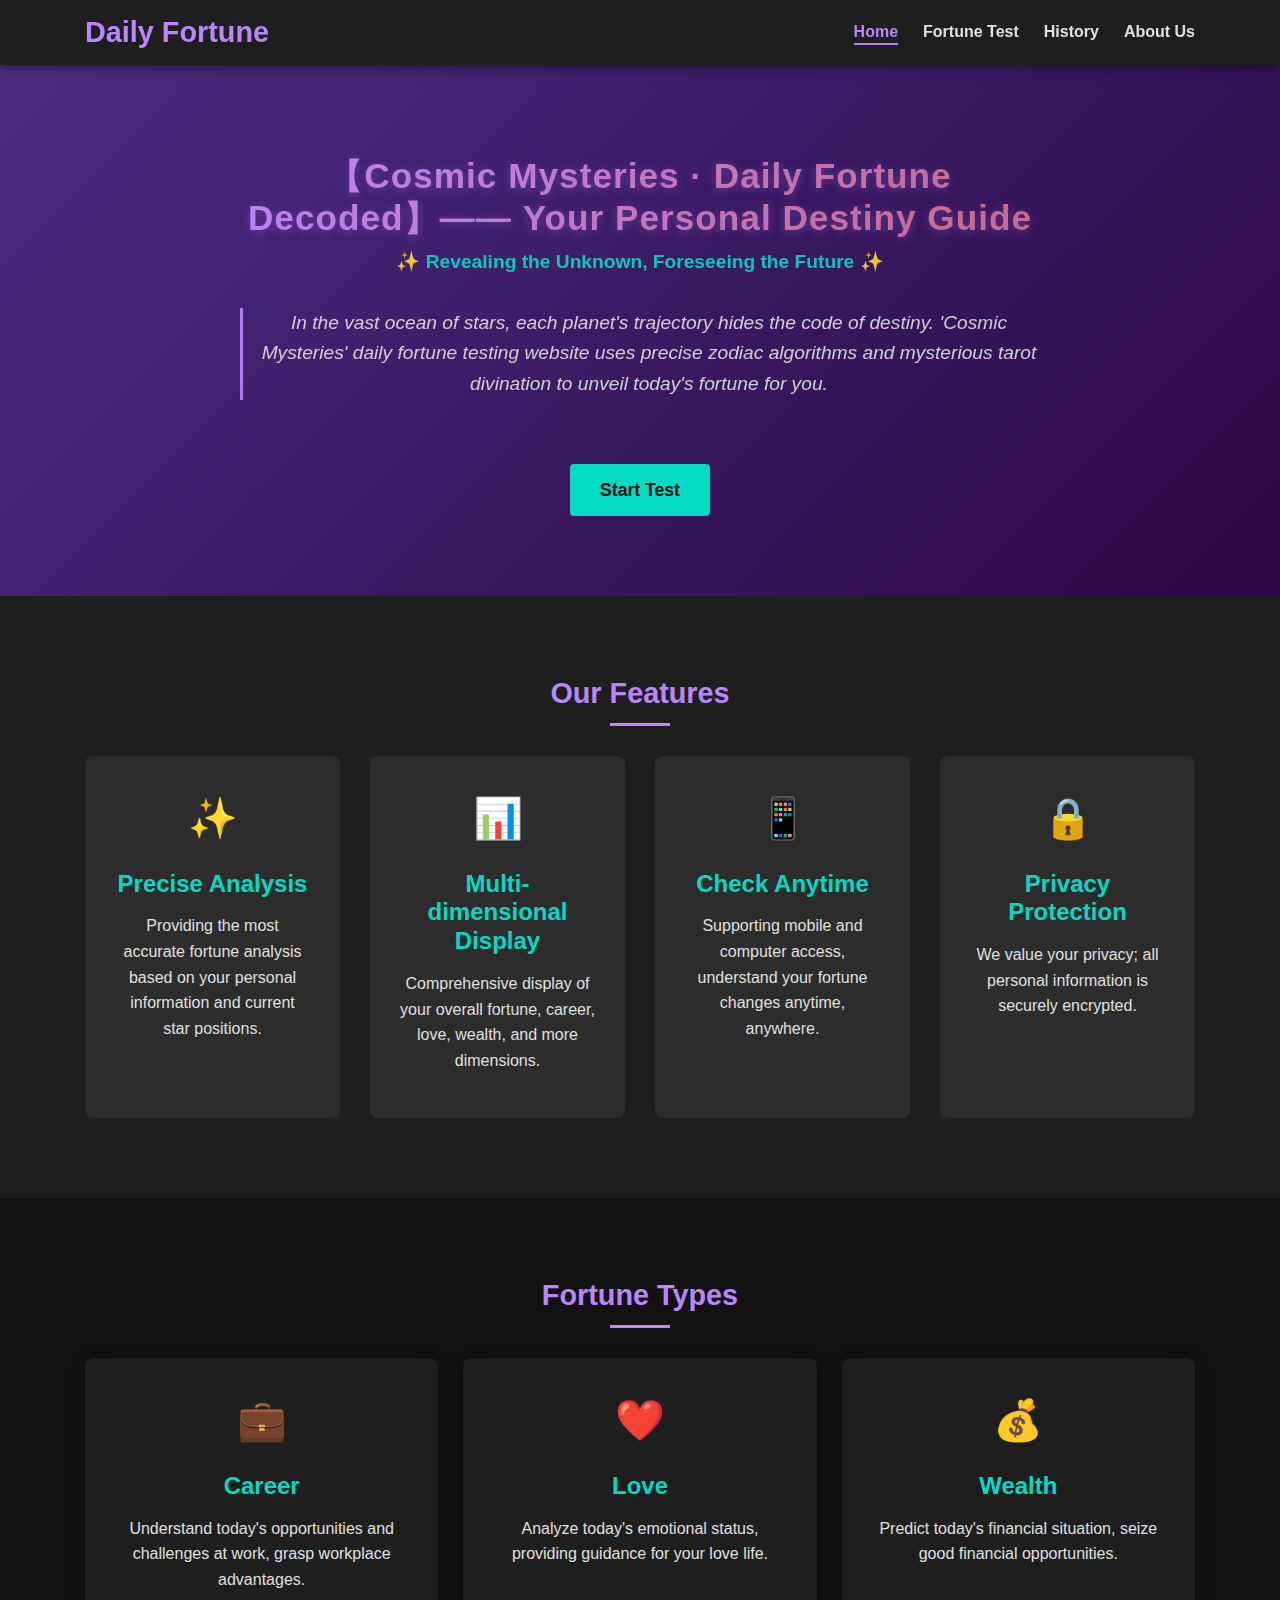
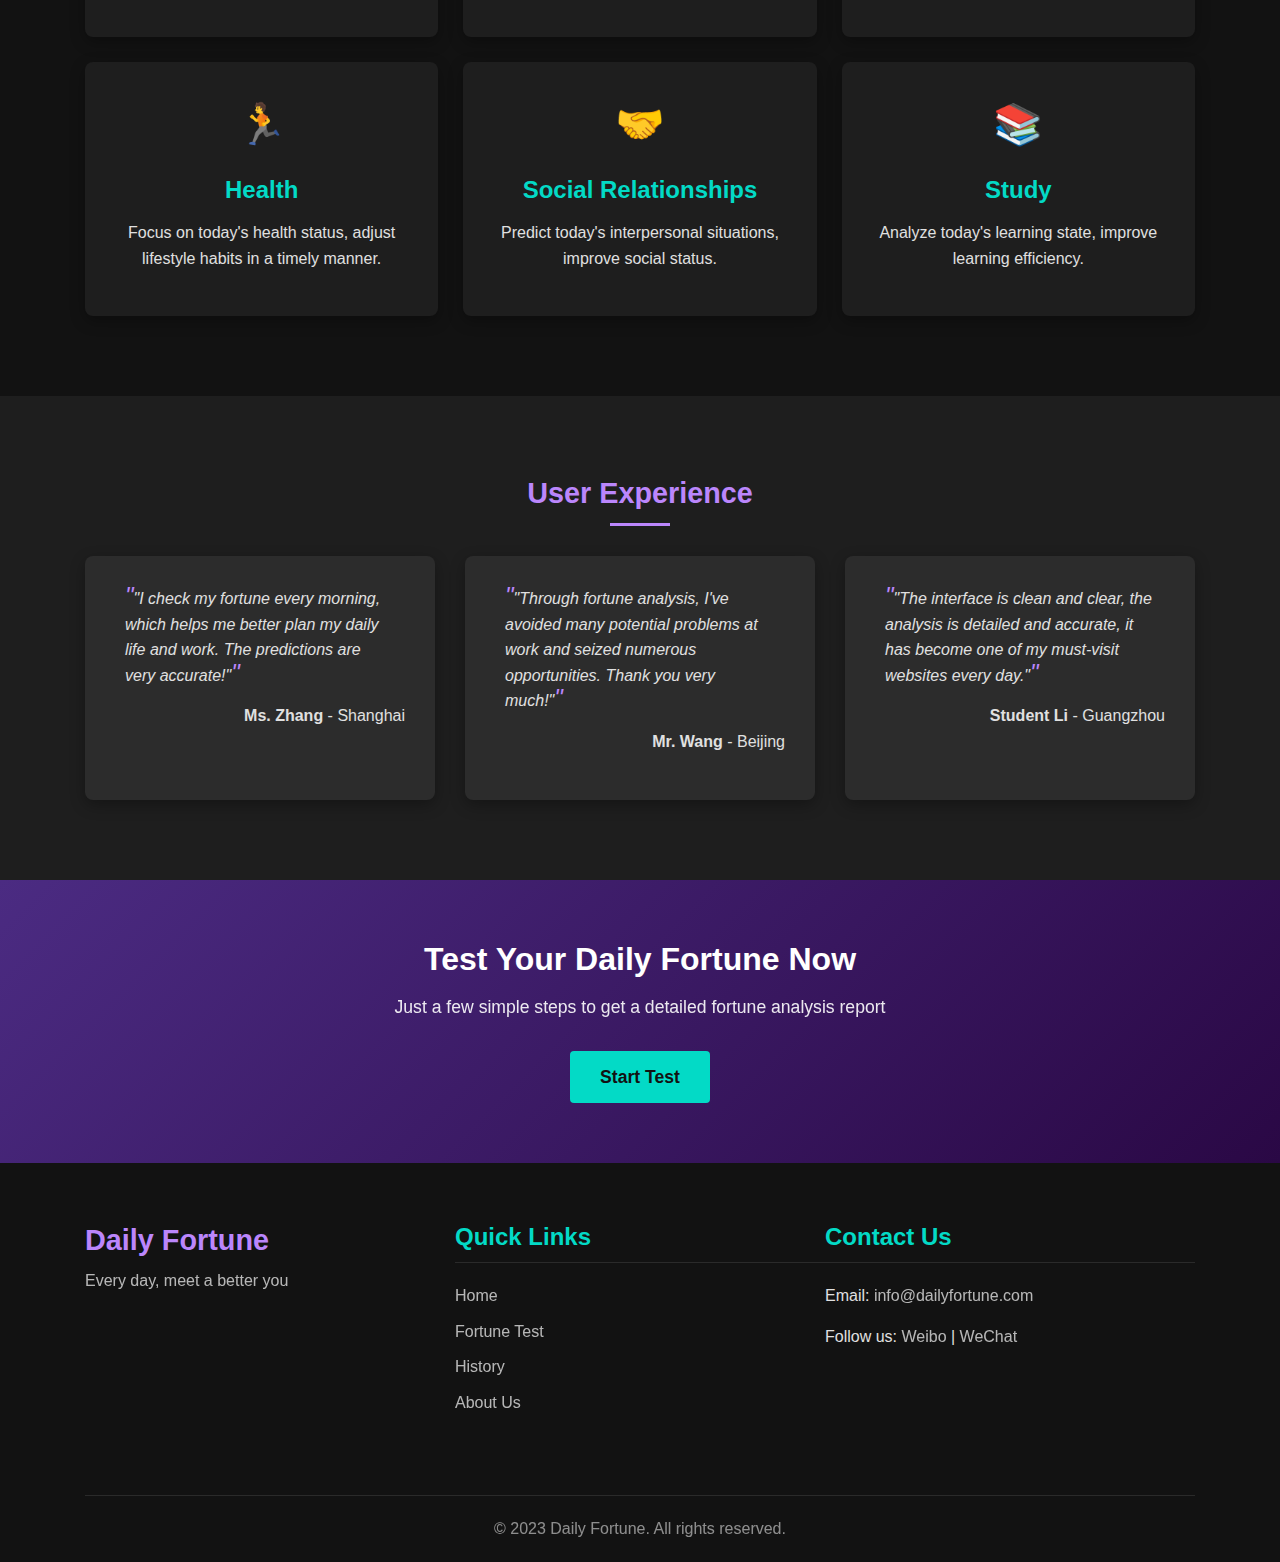
<file: index.html>
<!DOCTYPE html>
<html lang="en">
<head>
    <!-- Google tag (gtag.js) -->
    <script async src="https://www.googletagmanager.com/gtag/js?id=G-XXNNSDHZH4"></script>
    <script>
      window.dataLayer = window.dataLayer || [];
      function gtag(){dataLayer.push(arguments);}
      gtag('js', new Date());

      gtag('config', 'G-XXNNSDHZH4');
    </script>
    <!-- Google AdSense Code -->
    <script async src="https://pagead2.googlesyndication.com/pagead/js/adsbygoogle.js?client=ca-pub-4352608241465902"
     crossorigin="anonymous"></script>
    <meta charset="UTF-8">
    <meta name="viewport" content="width=device-width, initial-scale=1.0">
    <title>Daily Fortune - Discover Your Daily Fortune</title>
    <link rel="stylesheet" href="css/style.css">
    <link rel="stylesheet" href="css/responsive.css">
    <!-- Website Icon -->
    <link rel="icon" href="images/favicon.ico" type="image/x-icon">
    <!-- Website Description and Keywords -->
    <meta name="description" content="Daily fortune test, helping you understand today's fortune, career, love, and wealth">
    <meta name="keywords" content="fortune test, daily fortune, zodiac fortune, career fortune, wealth fortune, love fortune">
</head>
<body>
    <!-- Navigation Bar -->
    <header class="header">
        <div class="container">
            <!-- Website Logo/Name -->
            <div class="logo">
                <h1>Daily Fortune</h1>
            </div>
            
            <!-- Navigation Menu -->
            <nav class="main-nav">
                <ul>
                    <li><a href="index.html" class="active">Home</a></li>
                    <li><a href="fortune.html">Fortune Test</a></li>
                    <li><a href="history.html">History</a></li>
                    <li><a href="about.html">About Us</a></li>
                </ul>
            </nav>
        </div>
    </header>
    
    <!-- Main Banner -->
    <section class="banner">
        <div class="container">
            <div class="banner-content">
                <div class="slogan">
                    <h2>【Cosmic Mysteries · Daily Fortune Decoded】—— Your Personal Destiny Guide</h2>
                    <p class="tagline">✨ Revealing the Unknown, Foreseeing the Future ✨</p>
                    <p class="description">In the vast ocean of stars, each planet's trajectory hides the code of destiny. 'Cosmic Mysteries' daily fortune testing website uses precise zodiac algorithms and mysterious tarot divination to unveil today's fortune for you.</p>
                </div>
                <a href="fortune.html" class="btn btn-primary">Start Test</a>
            </div>
        </div>
    </section>
    
    <!-- Features Section -->
    <section class="features-section">
        <div class="container">
            <h2 class="section-title">Our Features</h2>
            <div class="features">
                <div class="feature">
                    <div class="feature-icon">✨</div>
                    <h3>Precise Analysis</h3>
                    <p>Providing the most accurate fortune analysis based on your personal information and current star positions.</p>
                </div>
                <div class="feature">
                    <div class="feature-icon">📊</div>
                    <h3>Multi-dimensional Display</h3>
                    <p>Comprehensive display of your overall fortune, career, love, wealth, and more dimensions.</p>
                </div>
                <div class="feature">
                    <div class="feature-icon">📱</div>
                    <h3>Check Anytime</h3>
                    <p>Supporting mobile and computer access, understand your fortune changes anytime, anywhere.</p>
                </div>
                <div class="feature">
                    <div class="feature-icon">🔒</div>
                    <h3>Privacy Protection</h3>
                    <p>We value your privacy; all personal information is securely encrypted.</p>
                </div>
            </div>
        </div>
    </section>
    
    <!-- Fortune Types Section -->
    <section class="fortune-types">
        <div class="container">
            <h2 class="section-title">Fortune Types</h2>
            <div class="types-grid">
                <div class="type-card">
                    <div class="type-icon">💼</div>
                    <h3>Career</h3>
                    <p>Understand today's opportunities and challenges at work, grasp workplace advantages.</p>
                </div>
                <div class="type-card">
                    <div class="type-icon">❤️</div>
                    <h3>Love</h3>
                    <p>Analyze today's emotional status, providing guidance for your love life.</p>
                </div>
                <div class="type-card">
                    <div class="type-icon">💰</div>
                    <h3>Wealth</h3>
                    <p>Predict today's financial situation, seize good financial opportunities.</p>
                </div>
                <div class="type-card">
                    <div class="type-icon">🏃</div>
                    <h3>Health</h3>
                    <p>Focus on today's health status, adjust lifestyle habits in a timely manner.</p>
                </div>
                <div class="type-card">
                    <div class="type-icon">🤝</div>
                    <h3>Social Relationships</h3>
                    <p>Predict today's interpersonal situations, improve social status.</p>
                </div>
                <div class="type-card">
                    <div class="type-icon">📚</div>
                    <h3>Study</h3>
                    <p>Analyze today's learning state, improve learning efficiency.</p>
                </div>
            </div>
        </div>
    </section>
    
    <!-- User Experience Section -->
    <section class="testimonials">
        <div class="container">
            <h2 class="section-title">User Experience</h2>
            <div class="testimonial-slider">
                <div class="testimonial">
                    <div class="testimonial-content">
                        <p>"I check my fortune every morning, which helps me better plan my daily life and work. The predictions are very accurate!"</p>
                    </div>
                    <div class="testimonial-author">
                        <p><strong>Ms. Zhang</strong> - Shanghai</p>
                    </div>
                </div>
                <div class="testimonial">
                    <div class="testimonial-content">
                        <p>"Through fortune analysis, I've avoided many potential problems at work and seized numerous opportunities. Thank you very much!"</p>
                    </div>
                    <div class="testimonial-author">
                        <p><strong>Mr. Wang</strong> - Beijing</p>
                    </div>
                </div>
                <div class="testimonial">
                    <div class="testimonial-content">
                        <p>"The interface is clean and clear, the analysis is detailed and accurate, it has become one of my must-visit websites every day."</p>
                    </div>
                    <div class="testimonial-author">
                        <p><strong>Student Li</strong> - Guangzhou</p>
                    </div>
                </div>
            </div>
        </div>
    </section>
    
    <!-- Call to Action Section -->
    <section class="cta-section">
        <div class="container">
            <h2>Test Your Daily Fortune Now</h2>
            <p>Just a few simple steps to get a detailed fortune analysis report</p>
            <a href="fortune.html" class="btn btn-large">Start Test</a>
        </div>
    </section>
    
    <!-- Footer Section -->
    <footer class="footer">
        <div class="container">
            <div class="footer-content">
                <div class="footer-logo">
                    <h2>Daily Fortune</h2>
                    <p>Every day, meet a better you</p>
                </div>
                <div class="footer-links">
                    <h3>Quick Links</h3>
                    <ul>
                        <li><a href="index.html">Home</a></li>
                        <li><a href="fortune.html">Fortune Test</a></li>
                        <li><a href="history.html">History</a></li>
                        <li><a href="about.html">About Us</a></li>
                    </ul>
                </div>
                <div class="footer-contact">
                    <h3>Contact Us</h3>
                    <p>Email: <a href="mailto:info@dailyfortune.com">info@dailyfortune.com</a></p>
                    <p>Follow us: <a href="#">Weibo</a> | <a href="#">WeChat</a></p>
                </div>
            </div>
            <div class="footer-bottom">
                <p>&copy; 2023 Daily Fortune. All rights reserved.</p>
            </div>
        </div>
    </footer>

    <!-- JavaScript Files -->
    <script src="js/main.js"></script>
</body>
</html>
</file>
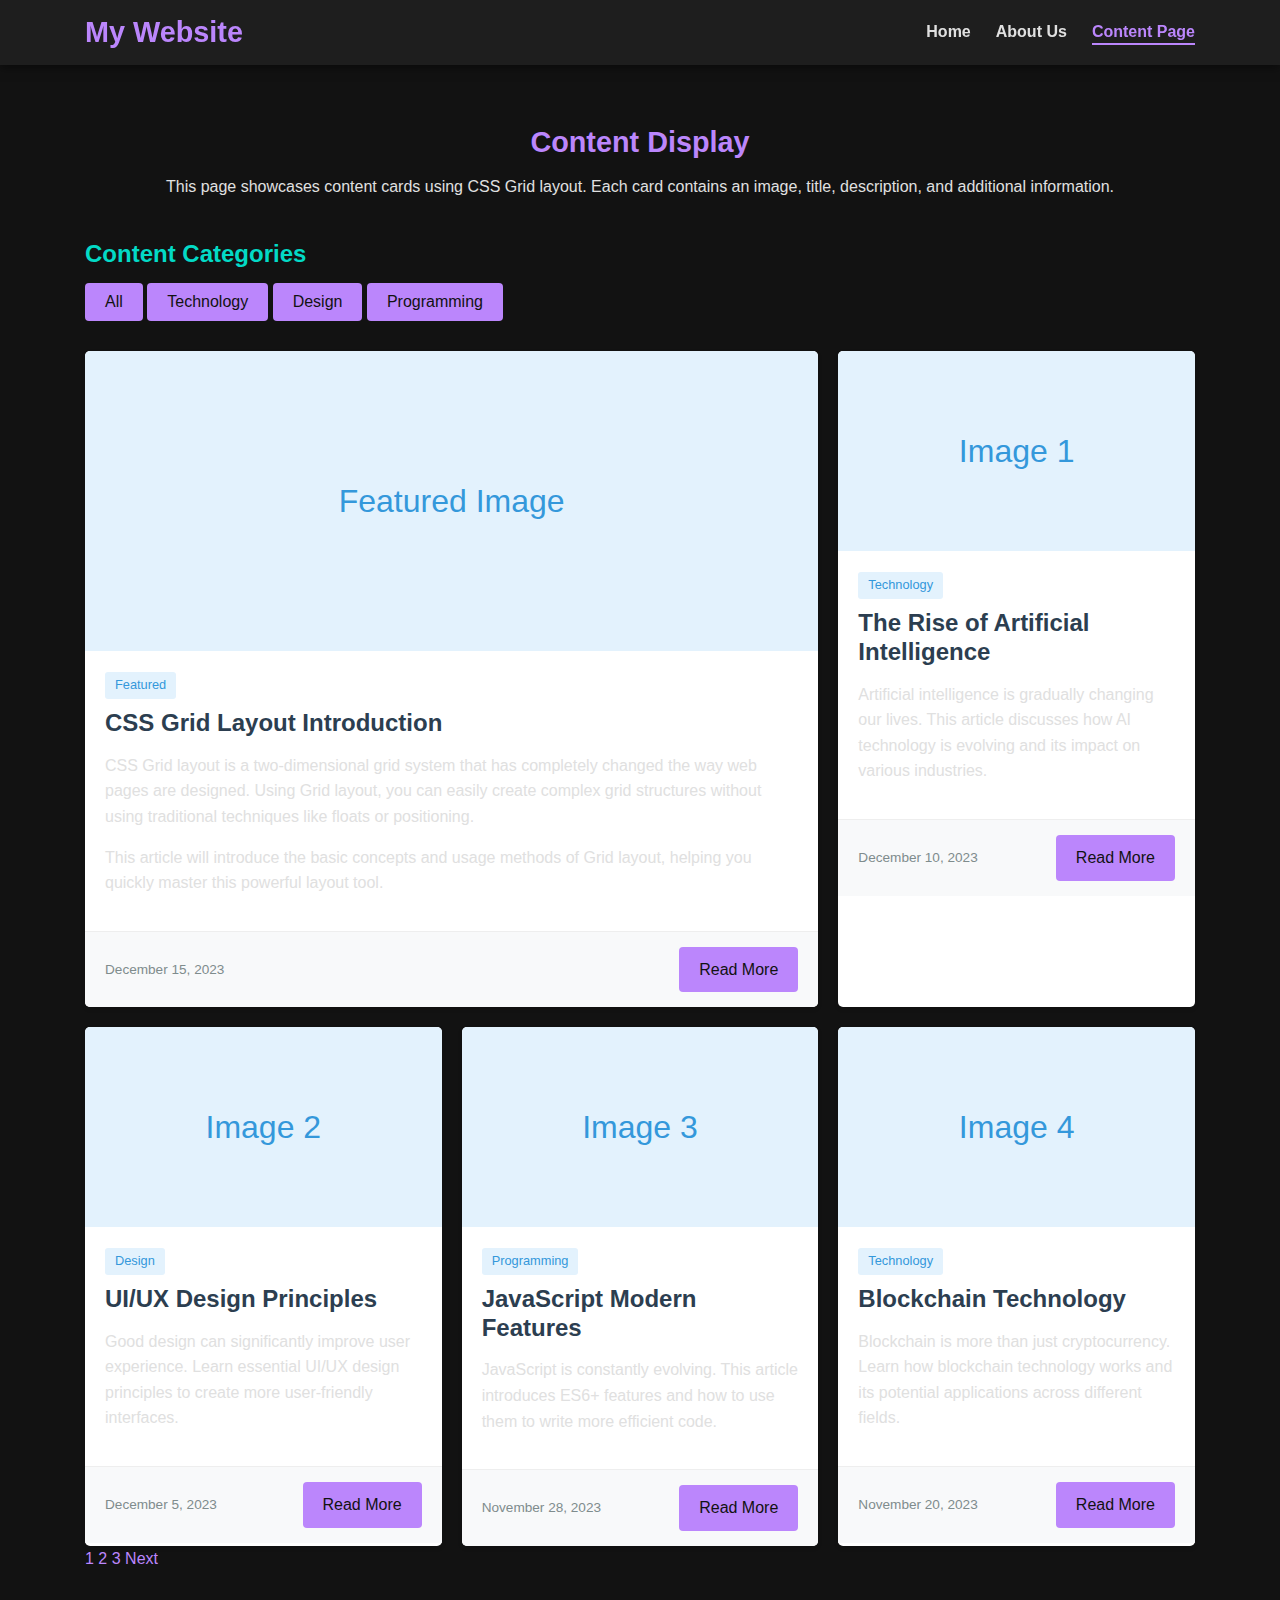
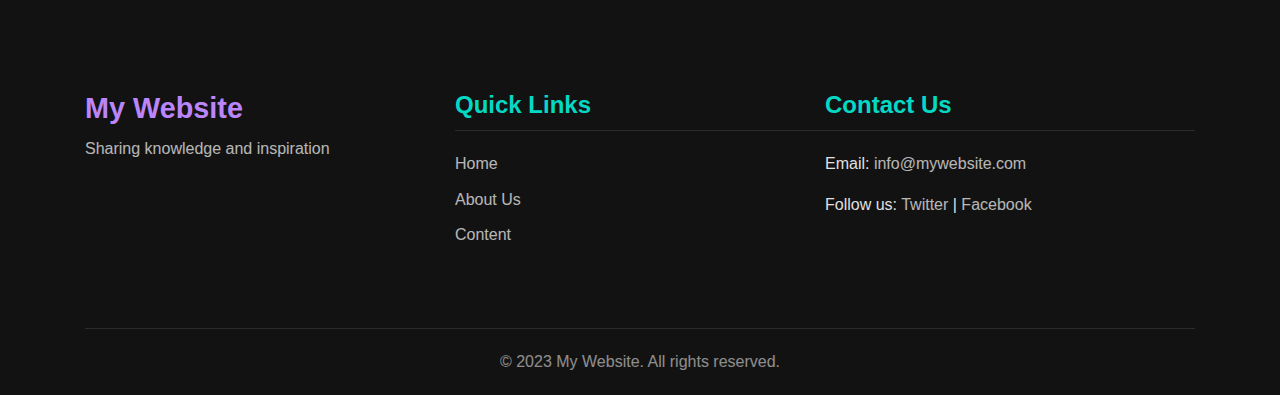
<file: content.html>
<!DOCTYPE html>
<html lang="en">
<head>
    <!-- Google tag (gtag.js) -->
    <script async src="https://www.googletagmanager.com/gtag/js?id=G-XXNNSDHZH4"></script>
    <script>
      window.dataLayer = window.dataLayer || [];
      function gtag(){dataLayer.push(arguments);}
      gtag('js', new Date());

      gtag('config', 'G-XXNNSDHZH4');
    </script>
    <!-- Google AdSense Code -->
    <script async src="https://pagead2.googlesyndication.com/pagead/js/adsbygoogle.js?client=ca-pub-4352608241465902"
     crossorigin="anonymous"></script>
    <meta charset="UTF-8">
    <meta name="viewport" content="width=device-width, initial-scale=1.0">
    <title>My Website - Content Page</title>
    <link rel="stylesheet" href="css/style.css">
    <link rel="stylesheet" href="css/responsive.css">
    <!-- Website Icon -->
    <link rel="icon" href="images/favicon.ico" type="image/x-icon">
    <!-- Website Description and Keywords -->
    <meta name="description" content="Main content display page of the website">
    <meta name="keywords" content="content display, grid layout, CSS Grid">
    
    <!-- Content page specific styles -->
    <style>
        /* Content grid layout styles */
        .content-grid {
            display: grid;
            grid-template-columns: repeat(3, 1fr);
            gap: 20px;
            margin-top: 30px;
        }
        
        /* Content card styles */
        .content-card {
            background-color: #fff;
            border-radius: 5px;
            box-shadow: 0 2px 5px rgba(0, 0, 0, 0.1);
            overflow: hidden;
            transition: transform 0.3s ease, box-shadow 0.3s ease;
        }
        
        .content-card:hover {
            transform: translateY(-5px);
            box-shadow: 0 5px 15px rgba(0, 0, 0, 0.1);
        }
        
        /* Card image container */
        .card-image {
            height: 200px;
            background-color: #f0f0f0;
            display: flex;
            justify-content: center;
            align-items: center;
            overflow: hidden;
        }
        
        .card-image img {
            width: 100%;
            height: 100%;
            object-fit: cover;
        }
        
        /* Card content */
        .card-content {
            padding: 20px;
        }
        
        .card-content h3 {
            margin-top: 0;
            color: #2c3e50;
        }
        
        /* Card category labels */
        .card-category {
            display: inline-block;
            padding: 3px 10px;
            background-color: #e3f2fd;
            color: #3498db;
            border-radius: 3px;
            font-size: 0.8em;
            margin-bottom: 10px;
        }
        
        /* Card footer */
        .card-footer {
            display: flex;
            justify-content: space-between;
            align-items: center;
            padding: 15px 20px;
            background-color: #f8f9fa;
            border-top: 1px solid #eee;
        }
        
        .card-date {
            color: #7f8c8d;
            font-size: 0.85em;
        }
        
        /* Special card - spans two columns */
        .content-card.featured {
            grid-column: span 2;
        }
        
        .content-card.featured .card-image {
            height: 300px;
        }
        
        /* Responsive adjustments */
        @media (max-width: 992px) {
            .content-grid {
                grid-template-columns: repeat(2, 1fr);
            }
            
            .content-card.featured {
                grid-column: span 2;
            }
        }
        
        @media (max-width: 767px) {
            .content-grid {
                grid-template-columns: 1fr;
            }
            
            .content-card.featured {
                grid-column: span 1;
            }
            
            .content-card.featured .card-image {
                height: 200px;
            }
        }
    </style>
</head>
<body>
    <!-- Navigation Bar -->
    <header class="header">
        <div class="container">
            <!-- Website Logo/Name -->
            <div class="logo">
                <h1>My Website</h1>
            </div>
            
            <!-- Navigation Menu -->
            <nav class="main-nav">
                <ul>
                    <li><a href="index.html">Home</a></li>
                    <li><a href="about.html">About Us</a></li>
                    <li><a href="content.html" class="active">Content Page</a></li>
                </ul>
            </nav>
        </div>
    </header>
    
    <!-- Main Content Area -->
    <main class="main-content">
        <div class="container">
            <!-- Page Header Area -->
            <div class="page-header">
                <h2>Content Display</h2>
                <p>This page showcases content cards using CSS Grid layout. Each card contains an image, title, description, and additional information.</p>
            </div>
            
            <!-- Content Filter Area -->
            <div class="content-filters">
                <h3>Content Categories</h3>
                <div class="filter-buttons">
                    <button class="btn active">All</button>
                    <button class="btn">Technology</button>
                    <button class="btn">Design</button>
                    <button class="btn">Programming</button>
                </div>
            </div>
            
            <!-- Content Grid Area -->
            <div class="content-grid">
                <!-- Featured Content Card - spans two columns -->
                <div class="content-card featured">
                    <div class="card-image">
                        <!-- Placeholder for actual image -->
                        <div style="background-color: #e3f2fd; width: 100%; height: 100%; display: flex; justify-content: center; align-items: center;">
                            <span style="font-size: 2em; color: #3498db;">Featured Image</span>
                        </div>
                    </div>
                    <div class="card-content">
                        <span class="card-category">Featured</span>
                        <h3>CSS Grid Layout Introduction</h3>
                        <p>CSS Grid layout is a two-dimensional grid system that has completely changed the way web pages are designed. Using Grid layout, you can easily create complex grid structures without using traditional techniques like floats or positioning.</p>
                        <p>This article will introduce the basic concepts and usage methods of Grid layout, helping you quickly master this powerful layout tool.</p>
                    </div>
                    <div class="card-footer">
                        <span class="card-date">December 15, 2023</span>
                        <a href="#" class="btn">Read More</a>
                    </div>
                </div>
                
                <!-- Regular Content Cards -->
                <div class="content-card">
                    <div class="card-image">
                        <!-- Placeholder for actual image -->
                        <div style="background-color: #e3f2fd; width: 100%; height: 100%; display: flex; justify-content: center; align-items: center;">
                            <span style="font-size: 2em; color: #3498db;">Image 1</span>
                        </div>
                    </div>
                    <div class="card-content">
                        <span class="card-category">Technology</span>
                        <h3>The Rise of Artificial Intelligence</h3>
                        <p>Artificial intelligence is gradually changing our lives. This article discusses how AI technology is evolving and its impact on various industries.</p>
                    </div>
                    <div class="card-footer">
                        <span class="card-date">December 10, 2023</span>
                        <a href="#" class="btn">Read More</a>
                    </div>
                </div>
                
                <div class="content-card">
                    <div class="card-image">
                        <!-- Placeholder for actual image -->
                        <div style="background-color: #e3f2fd; width: 100%; height: 100%; display: flex; justify-content: center; align-items: center;">
                            <span style="font-size: 2em; color: #3498db;">Image 2</span>
                        </div>
                    </div>
                    <div class="card-content">
                        <span class="card-category">Design</span>
                        <h3>UI/UX Design Principles</h3>
                        <p>Good design can significantly improve user experience. Learn essential UI/UX design principles to create more user-friendly interfaces.</p>
                    </div>
                    <div class="card-footer">
                        <span class="card-date">December 5, 2023</span>
                        <a href="#" class="btn">Read More</a>
                    </div>
                </div>
                
                <div class="content-card">
                    <div class="card-image">
                        <!-- Placeholder for actual image -->
                        <div style="background-color: #e3f2fd; width: 100%; height: 100%; display: flex; justify-content: center; align-items: center;">
                            <span style="font-size: 2em; color: #3498db;">Image 3</span>
                        </div>
                    </div>
                    <div class="card-content">
                        <span class="card-category">Programming</span>
                        <h3>JavaScript Modern Features</h3>
                        <p>JavaScript is constantly evolving. This article introduces ES6+ features and how to use them to write more efficient code.</p>
                    </div>
                    <div class="card-footer">
                        <span class="card-date">November 28, 2023</span>
                        <a href="#" class="btn">Read More</a>
                    </div>
                </div>
                
                <div class="content-card">
                    <div class="card-image">
                        <!-- Placeholder for actual image -->
                        <div style="background-color: #e3f2fd; width: 100%; height: 100%; display: flex; justify-content: center; align-items: center;">
                            <span style="font-size: 2em; color: #3498db;">Image 4</span>
                        </div>
                    </div>
                    <div class="card-content">
                        <span class="card-category">Technology</span>
                        <h3>Blockchain Technology</h3>
                        <p>Blockchain is more than just cryptocurrency. Learn how blockchain technology works and its potential applications across different fields.</p>
                    </div>
                    <div class="card-footer">
                        <span class="card-date">November 20, 2023</span>
                        <a href="#" class="btn">Read More</a>
                    </div>
                </div>
            </div>
            
            <!-- Pagination Area -->
            <div class="pagination">
                <a href="#" class="active">1</a>
                <a href="#">2</a>
                <a href="#">3</a>
                <a href="#" class="next">Next</a>
            </div>
        </div>
    </main>
    
    <!-- Footer Area -->
    <footer class="footer">
        <div class="container">
            <div class="footer-content">
                <div class="footer-logo">
                    <h2>My Website</h2>
                    <p>Sharing knowledge and inspiration</p>
                </div>
                <div class="footer-links">
                    <h3>Quick Links</h3>
                    <ul>
                        <li><a href="index.html">Home</a></li>
                        <li><a href="about.html">About Us</a></li>
                        <li><a href="content.html">Content</a></li>
                    </ul>
                </div>
                <div class="footer-contact">
                    <h3>Contact Us</h3>
                    <p>Email: <a href="mailto:info@mywebsite.com">info@mywebsite.com</a></p>
                    <p>Follow us: <a href="#">Twitter</a> | <a href="#">Facebook</a></p>
                </div>
            </div>
            <div class="footer-bottom">
                <p>&copy; 2023 My Website. All rights reserved.</p>
            </div>
        </div>
    </footer>
    
    <!-- JavaScript Files -->
    <script src="js/main.js"></script>
</body>
</html>
</file>
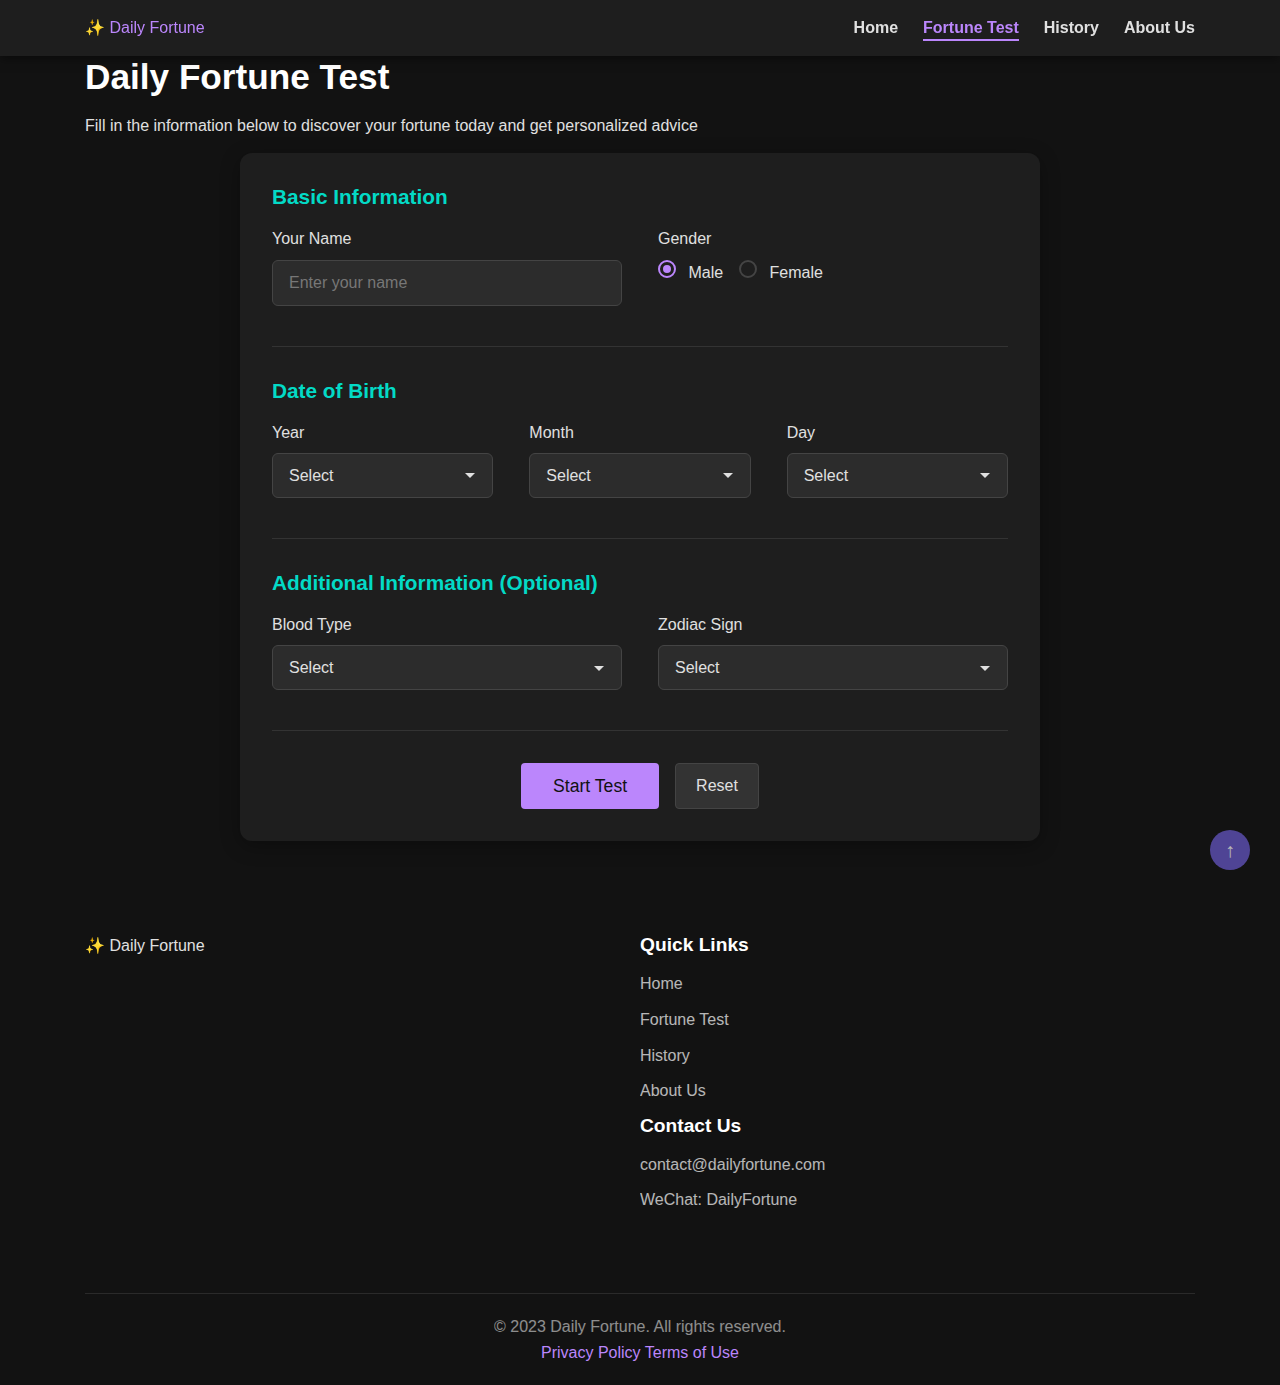
<file: fortune.html>
<!DOCTYPE html>
<html lang="en">
<head>
    <!-- Google tag (gtag.js) -->
    <script async src="https://www.googletagmanager.com/gtag/js?id=G-XXNNSDHZH4"></script>
    <script>
      window.dataLayer = window.dataLayer || [];
      function gtag(){dataLayer.push(arguments);}
      gtag('js', new Date());

      gtag('config', 'G-XXNNSDHZH4');
    </script>
    <!-- Google AdSense Code -->
    <script async src="https://pagead2.googlesyndication.com/pagead/js/adsbygoogle.js?client=ca-pub-4352608241465902"
     crossorigin="anonymous"></script>
    <meta charset="UTF-8">
    <meta name="viewport" content="width=device-width, initial-scale=1.0">
    <title>Fortune Test - Daily Fortune Prediction</title>
    <meta name="description" content="Test your fortune today, get personalized fortune predictions and suggestions.">
    <meta name="keywords" content="fortune test, daily fortune, career fortune, love fortune, wealth fortune, health fortune">
    <link rel="stylesheet" href="css/style.css">
    <link rel="stylesheet" href="css/responsive.css">
    <link rel="stylesheet" href="css/fortune-result.css">
    <link rel="stylesheet" href="css/form.css">
    <link rel="icon" href="images/favicon.ico" type="image/x-icon">
</head>
<body>
    <!-- Header Area -->
    <header class="header">
        <div class="container">
            <div class="logo">
                <a href="index.html">
                    <span class="logo-icon">✨</span>
                    <span class="logo-text">Daily Fortune</span>
                </a>
            </div>
            <nav class="main-nav">
                <ul>
                    <li><a href="index.html">Home</a></li>
                    <li><a href="fortune.html" class="active">Fortune Test</a></li>
                    <li><a href="history.html">History</a></li>
                    <li><a href="about.html">About Us</a></li>
                </ul>
            </nav>
            <button class="mobile-menu-btn">
                <span></span>
                <span></span>
                <span></span>
            </button>
        </div>
    </header>

    <!-- Main Content Area -->
    <main>
        <!-- Fortune Test Title Area -->
        <section class="page-banner">
            <div class="container">
                <h1>Daily Fortune Test</h1>
                <p>Fill in the information below to discover your fortune today and get personalized advice</p>
            </div>
        </section>

        <!-- Fortune Test Form Area -->
        <section class="fortune-form-section">
            <div class="container">
                <div class="fortune-form-container">
                    <form id="fortuneForm" class="fortune-form">
                        <div class="form-group">
                            <h3>Basic Information</h3>
                            <div class="form-row">
                                <div class="form-field">
                                    <label for="userName">Your Name</label>
                                    <input type="text" id="userName" name="userName" placeholder="Enter your name" required>
                                </div>
                                <div class="form-field">
                                    <label>Gender</label>
                                    <div class="radio-group">
                                        <label class="radio-label">
                                            <input type="radio" name="gender" value="male" checked>
                                            <span>Male</span>
                                        </label>
                                        <label class="radio-label">
                                            <input type="radio" name="gender" value="female">
                                            <span>Female</span>
                                        </label>
                                    </div>
                                </div>
                            </div>
                        </div>

                        <div class="form-group">
                            <h3>Date of Birth</h3>
                            <div class="form-row">
                                <div class="form-field">
                                    <label for="birthYear">Year</label>
                                    <select id="birthYear" name="birthYear" required>
                                        <option value="">Select</option>
                                        <!-- JavaScript will dynamically add year options -->
                                    </select>
                                </div>
                                <div class="form-field">
                                    <label for="birthMonth">Month</label>
                                    <select id="birthMonth" name="birthMonth" required>
                                        <option value="">Select</option>
                                        <option value="1">January</option>
                                        <option value="2">February</option>
                                        <option value="3">March</option>
                                        <option value="4">April</option>
                                        <option value="5">May</option>
                                        <option value="6">June</option>
                                        <option value="7">July</option>
                                        <option value="8">August</option>
                                        <option value="9">September</option>
                                        <option value="10">October</option>
                                        <option value="11">November</option>
                                        <option value="12">December</option>
                                    </select>
                                </div>
                                <div class="form-field">
                                    <label for="birthDay">Day</label>
                                    <select id="birthDay" name="birthDay" required>
                                        <option value="">Select</option>
                                        <!-- JavaScript will dynamically add day options based on month -->
                                    </select>
                                </div>
                            </div>
                        </div>

                        <div class="form-group">
                            <h3>Additional Information (Optional)</h3>
                            <div class="form-row">
                                <div class="form-field">
                                    <label for="bloodType">Blood Type</label>
                                    <select id="bloodType" name="bloodType">
                                        <option value="">Select</option>
                                        <option value="A">Type A</option>
                                        <option value="B">Type B</option>
                                        <option value="O">Type O</option>
                                        <option value="AB">Type AB</option>
                                    </select>
                                </div>
                                <div class="form-field">
                                    <label for="zodiac">Zodiac Sign</label>
                                    <select id="zodiac" name="zodiac">
                                        <option value="">Select</option>
                                        <option value="aries">Aries</option>
                                        <option value="taurus">Taurus</option>
                                        <option value="gemini">Gemini</option>
                                        <option value="cancer">Cancer</option>
                                        <option value="leo">Leo</option>
                                        <option value="virgo">Virgo</option>
                                        <option value="libra">Libra</option>
                                        <option value="scorpio">Scorpio</option>
                                        <option value="sagittarius">Sagittarius</option>
                                        <option value="capricorn">Capricorn</option>
                                        <option value="aquarius">Aquarius</option>
                                        <option value="pisces">Pisces</option>
                                    </select>
                                </div>
                            </div>
                        </div>

                        <div class="form-actions">
                            <button type="submit" class="btn btn-primary btn-large">Start Test</button>
                            <button type="reset" class="btn btn-secondary">Reset</button>
                        </div>
                    </form>
                </div>
                
                <!-- Fortune Result Area -->
                <div id="fortuneResult" class="fortune-result">
                    <!-- JavaScript will dynamically fill in the fortune results here -->
                </div>
            </div>
        </section>
    </main>

    <!-- Footer Area -->
    <footer class="footer">
        <div class="container">
            <div class="footer-content">
                <div class="footer-logo">
                    <span class="logo-icon">✨</span>
                    <span class="logo-text">Daily Fortune</span>
                </div>
                <div class="footer-links">
                    <div class="footer-links-column">
                        <h4>Quick Links</h4>
                        <ul>
                            <li><a href="index.html">Home</a></li>
                            <li><a href="fortune.html">Fortune Test</a></li>
                            <li><a href="history.html">History</a></li>
                            <li><a href="about.html">About Us</a></li>
                        </ul>
                    </div>
                    <div class="footer-links-column">
                        <h4>Contact Us</h4>
                        <ul>
                            <li><a href="mailto:contact@dailyfortune.com">contact@dailyfortune.com</a></li>
                            <li><a href="#">WeChat: DailyFortune</a></li>
                        </ul>
                    </div>
                </div>
            </div>
            <div class="footer-bottom">
                <p>&copy; 2023 Daily Fortune. All rights reserved.</p>
                <div class="footer-bottom-links">
                    <a href="#">Privacy Policy</a>
                    <a href="#">Terms of Use</a>
                </div>
            </div>
        </div>
    </footer>

    <!-- Back to Top Button -->
    <button id="backToTop" class="back-to-top">↑</button>

    <!-- JavaScript Files -->
    <script src="js/main.js"></script>
    <script src="js/fortune.js"></script>
</body>
</html>
</file>
<file: css/style.css>
/* 
 * 每日运势网站主样式文件 - 黑色主题
 * 包含网站的基础样式和布局
 */

/* ===== 重置样式 ===== */
* {
    margin: 0;
    padding: 0;
    box-sizing: border-box;
}

/* ===== 基础样式 ===== */
body {
    font-family: "Microsoft YaHei", "PingFang SC", "Hiragino Sans GB", "Heiti SC", "WenQuanYi Micro Hei", sans-serif;
    line-height: 1.6;
    color: #e0e0e0;
    background-color: #121212;
}

.container {
    width: 90%;
    max-width: 1200px;
    margin: 0 auto;
    padding: 0 15px;
}

/* ===== 链接样式 ===== */
a {
    color: #bb86fc;
    text-decoration: none;
    transition: color 0.3s ease;
}

a:hover {
    color: #e9c2ff;
    text-decoration: underline;
}

/* ===== 按钮样式 ===== */
.btn {
    display: inline-block;
    padding: 10px 20px;
    background-color: #bb86fc;
    color: #121212;
    border: none;
    border-radius: 4px;
    cursor: pointer;
    font-size: 1rem;
    transition: all 0.3s ease;
    text-align: center;
}

.btn:hover {
    background-color: #e9c2ff;
    text-decoration: none;
    color: #121212;
    transform: translateY(-2px);
    box-shadow: 0 4px 8px rgba(187, 134, 252, 0.3);
}

.btn-primary {
    background-color: #bb86fc;
    color: #121212;
}

.btn-secondary {
    background-color: #333333;
    color: #e0e0e0;
    border: 1px solid #666;
}

.btn-large {
    padding: 12px 30px;
    font-size: 1.1rem;
}

/* ===== 标题样式 ===== */
h1, h2, h3, h4, h5, h6 {
    margin-bottom: 15px;
    font-weight: 700;
    line-height: 1.2;
    color: #ffffff;
}

h1 {
    font-size: 2.2rem;
}

h2 {
    font-size: 1.8rem;
    color: #bb86fc;
}

h3 {
    font-size: 1.5rem;
    color: #03dac6;
}

h4 {
    font-size: 1.2rem;
}

.section-title {
    text-align: center;
    margin-bottom: 30px;
    position: relative;
    padding-bottom: 15px;
}

.section-title:after {
    content: '';
    position: absolute;
    bottom: 0;
    left: 50%;
    width: 60px;
    height: 3px;
    background-color: #bb86fc;
    transform: translateX(-50%);
}

p {
    margin-bottom: 15px;
}

/* ===== 页眉样式 ===== */
.header {
    background-color: #1e1e1e;
    box-shadow: 0 2px 10px rgba(0, 0, 0, 0.5);
    padding: 15px 0;
    position: sticky;
    top: 0;
    z-index: 100;
}

.header .container {
    display: flex;
    justify-content: space-between;
    align-items: center;
}

.logo h1 {
    font-size: 1.8rem;
    margin-bottom: 0;
    color: #bb86fc;
    font-weight: 900;
}

.main-nav ul {
    display: flex;
    list-style: none;
}

.main-nav li {
    margin-left: 25px;
}

.main-nav a {
    padding: 5px 0;
    color: #e0e0e0;
    font-weight: 600;
    position: relative;
}

.main-nav a:hover,
.main-nav a.active {
    color: #bb86fc;
    text-decoration: none;
}

.main-nav a:after {
    content: '';
    position: absolute;
    width: 0;
    height: 2px;
    bottom: 0;
    left: 0;
    background-color: #bb86fc;
    transition: width 0.3s ease;
}

.main-nav a:hover:after,
.main-nav a.active:after {
    width: 100%;
}

/* ===== 主横幅样式 ===== */
.banner {
    background: linear-gradient(135deg, #4b2b82, #2a0845);
    color: #fff;
    padding: 80px 0;
    text-align: center;
}

.banner-content {
    max-width: 800px;
    margin: 0 auto;
}

.banner h2 {
    font-size: 2.5rem;
    margin-bottom: 20px;
    color: #fff;
}

.banner p {
    font-size: 1.2rem;
    margin-bottom: 30px;
    opacity: 0.9;
}

.banner .btn {
    background-color: #03dac6;
    color: #121212;
    font-weight: 600;
    padding: 12px 30px;
    font-size: 1.1rem;
}

.banner .btn:hover {
    background-color: #00ffeb;
    transform: translateY(-3px);
    box-shadow: 0 6px 12px rgba(3, 218, 198, 0.3);
}

/* ===== 特色内容样式 ===== */
.features-section {
    padding: 80px 0;
    background-color: #1e1e1e;
}

.features {
    display: flex;
    flex-wrap: wrap;
    justify-content: center;
    gap: 30px;
}

.feature {
    flex: 1 0 calc(25% - 30px);
    min-width: 250px;
    padding: 30px;
    background-color: #2c2c2c;
    border-radius: 8px;
    text-align: center;
    transition: transform 0.3s ease, box-shadow 0.3s ease;
}

.feature:hover {
    transform: translateY(-10px);
    box-shadow: 0 10px 20px rgba(0, 0, 0, 0.3);
}

.feature-icon {
    font-size: 2.5rem;
    margin-bottom: 20px;
}

.feature h3 {
    margin-bottom: 15px;
}

/* ===== 运势类型样式 ===== */
.fortune-types {
    padding: 80px 0;
    background-color: #121212;
}

.types-grid {
    display: grid;
    grid-template-columns: repeat(auto-fit, minmax(300px, 1fr));
    gap: 25px;
}

.type-card {
    background-color: #1e1e1e;
    border-radius: 8px;
    padding: 30px;
    text-align: center;
    box-shadow: 0 5px 15px rgba(0, 0, 0, 0.3);
    transition: transform 0.3s ease;
}

.type-card:hover {
    transform: translateY(-5px);
}

.type-icon {
    font-size: 2.5rem;
    margin-bottom: 20px;
}

/* ===== 用户体验样式 ===== */
.testimonials {
    padding: 80px 0;
    background-color: #1e1e1e;
}

.testimonial-slider {
    display: flex;
    flex-wrap: wrap;
    gap: 30px;
    justify-content: center;
}

.testimonial {
    flex: 1 0 300px;
    max-width: 400px;
    background-color: #2c2c2c;
    border-radius: 8px;
    padding: 30px;
    box-shadow: 0 5px 15px rgba(0, 0, 0, 0.3);
}

.testimonial-content {
    position: relative;
    padding: 0 10px;
}

.testimonial-content p {
    font-style: italic;
}

.testimonial-content p:before,
.testimonial-content p:after {
    content: '"';
    color: #bb86fc;
    font-size: 1.5em;
    line-height: 0;
}

.testimonial-author {
    text-align: right;
    margin-top: 15px;
}

/* ===== 行动召唤样式 ===== */
.cta-section {
    background: linear-gradient(135deg, #4b2b82, #2a0845);
    color: #fff;
    padding: 60px 0;
    text-align: center;
}

.cta-section h2 {
    font-size: 2rem;
    margin-bottom: 15px;
    color: #fff;
}

.cta-section p {
    margin-bottom: 30px;
    font-size: 1.1rem;
    opacity: 0.9;
}

.cta-section .btn {
    background-color: #03dac6;
    color: #121212;
    font-weight: 600;
}

/* ===== 页脚样式 ===== */
.footer {
    background-color: #121212;
    color: #e0e0e0;
    padding: 60px 0 20px;
}

.footer-content {
    display: flex;
    flex-wrap: wrap;
    justify-content: space-between;
    margin-bottom: 40px;
}

.footer-logo,
.footer-links,
.footer-contact {
    flex: 1 0 250px;
    margin-bottom: 30px;
}

.footer-logo h2 {
    color: #bb86fc;
    margin-bottom: 10px;
}

.footer-logo p {
    opacity: 0.8;
}

.footer-links h3,
.footer-contact h3 {
    color: #03dac6;
    margin-bottom: 20px;
    padding-bottom: 10px;
    border-bottom: 1px solid rgba(255, 255, 255, 0.1);
}

.footer-links ul {
    list-style: none;
}

.footer-links li {
    margin-bottom: 10px;
}

.footer-links a,
.footer-contact a {
    color: #e0e0e0;
    opacity: 0.8;
    transition: opacity 0.3s ease;
}

.footer-links a:hover,
.footer-contact a:hover {
    opacity: 1;
    color: #bb86fc;
    text-decoration: none;
}

.footer-bottom {
    text-align: center;
    padding-top: 20px;
    border-top: 1px solid rgba(255, 255, 255, 0.1);
}

.footer-bottom p {
    margin-bottom: 0;
    opacity: 0.6;
}

/* ===== 主要内容区样式 ===== */
.main-content {
    padding: 60px 0;
}

.page-header {
    text-align: center;
    margin-bottom: 40px;
}

.page-header h2 {
    margin-bottom: 15px;
}

/* ===== 表单样式 ===== */
.fortune-form-container {
    max-width: 800px;
    margin: 0 auto;
    background-color: #1e1e1e;
    border-radius: 8px;
    box-shadow: 0 5px 15px rgba(0, 0, 0, 0.3);
    padding: 30px;
}

.form-section {
    margin-bottom: 30px;
    padding-bottom: 20px;
    border-bottom: 1px solid #333;
}

.form-section:last-child {
    border-bottom: none;
}

.form-section h3 {
    margin-bottom: 20px;
}

.form-group {
    margin-bottom: 20px;
}

.form-row {
    display: flex;
    flex-wrap: wrap;
    gap: 20px;
}

.form-row .form-group {
    flex: 1 0 calc(50% - 10px);
}

label {
    display: block;
    margin-bottom: 8px;
    font-weight: 600;
    color: #e0e0e0;
}

.required {
    color: #cf6679;
}

input[type="text"],
select,
textarea {
    width: 100%;
    padding: 10px 15px;
    border: 1px solid #444;
    border-radius: 4px;
    font-size: 1rem;
    color: #e0e0e0;
    background-color: #2c2c2c;
    transition: border-color 0.3s ease, box-shadow 0.3s ease;
}

input[type="text"]:focus,
select:focus,
textarea:focus {
    outline: none;
    border-color: #bb86fc;
    box-shadow: 0 0 0 3px rgba(187, 134, 252, 0.2);
}

textarea {
    resize: vertical;
    min-height: 100px;
}

.checkbox-group {
    display: flex;
    flex-wrap: wrap;
    gap: 15px;
    margin-top: 15px;
}

.checkbox-item {
    display: flex;
    align-items: center;
    margin-right: 15px;
}

.checkbox-item input[type="checkbox"] {
    margin-right: 8px;
}

.form-submit {
    margin-top: 20px;
    text-align: center;
}

.form-submit button {
    margin: 0 5px;
}

/* ===== 信息卡片样式 ===== */
.info-section {
    padding: 60px 0;
    background-color: #121212;
}

.info-cards {
    display: flex;
    flex-wrap: wrap;
    gap: 30px;
    justify-content: center;
}

.info-card {
    flex: 1 0 300px;
    background-color: #1e1e1e;
    padding: 25px;
    border-radius: 8px;
    box-shadow: 0 5px 15px rgba(0, 0, 0, 0.3);
}

.info-card h3 {
    margin-bottom: 15px;
    color: #03dac6;
}

/* ===== 运势结果样式 ===== */
.fortune-result {
    max-width: 800px;
    margin: 30px auto;
    background-color: #1e1e1e;
    border-radius: 8px;
    box-shadow: 0 5px 15px rgba(0, 0, 0, 0.3);
    padding: 30px;
}

.result-header {
    text-align: center;
    margin-bottom: 30px;
    padding-bottom: 20px;
    border-bottom: 1px solid #333;
}

.result-header h3 {
    color: #bb86fc;
    margin-bottom: 10px;
}

.result-date {
    color: #9e9e9e;
    font-style: italic;
}

.result-overview {
    margin-bottom: 30px;
    text-align: center;
}

.result-score {
    font-size: 3rem;
    color: #bb86fc;
    font-weight: 700;
}

.result-status {
    font-size: 1.2rem;
    color: #03dac6;
    margin-top: 10px;
}

.result-categories {
    margin-bottom: 30px;
}

.result-category {
    margin-bottom: 20px;
    padding-bottom: 20px;
    border-bottom: 1px solid #333;
}

.result-category:last-child {
    border-bottom: none;
}

.category-header {
    display: flex;
    justify-content: space-between;
    align-items: center;
    margin-bottom: 10px;
}

.category-name {
    font-weight: 600;
    color: #bb86fc;
}

.category-stars {
    color: #ffc107;
    letter-spacing: 2px;
}

.result-actions {
    display: flex;
    justify-content: space-between;
    margin-top: 30px;
    padding-top: 20px;
    border-top: 1px solid #333;
}

/* ===== 星空奥秘文案样式 ===== */
.slogan {
    margin-bottom: 1.5rem;
    position: relative;
    padding: 10px 0;
}

.slogan h2 {
    font-size: 2.2rem;
    margin-bottom: 0.5rem;
    background: linear-gradient(135deg, #bb86fc, #cf6679);
    -webkit-background-clip: text;
    -webkit-text-fill-color: transparent;
    background-clip: text;
    text-shadow: 0 2px 10px rgba(187, 134, 252, 0.3);
    letter-spacing: 1px;
}

.tagline {
    font-size: 1.3rem;
    font-weight: 600;
    color: #03dac6;
    margin-bottom: 1rem;
    text-align: center;
}

.description {
    font-size: 1.1rem;
    line-height: 1.6;
    color: #e0e0e0;
    max-width: 800px;
    margin: 0 auto 1rem;
    font-style: italic;
    border-left: 3px solid #bb86fc;
    padding-left: 15px;
}

/* ===== 工具类 ===== */
.text-center {
    text-align: center !important;
}

.mt-0 {
    margin-top: 0 !important;
}

.mb-0 {
    margin-bottom: 0;
}

.my-0 {
    margin-top: 0;
    margin-bottom: 0;
}

.hidden {
    display: none;
}
</file>
<file: css/responsive.css>
/* 
 * 每日运势网站响应式样式文件 - 黑色主题
 * 确保网站在不同设备上的良好显示
 */

/* ===== 大型屏幕样式 (大于 1200px) ===== */
@media (min-width: 1200px) {
    .container {
        max-width: 1140px;
    }
}

/* ===== 中型屏幕样式 (992px - 1199px) ===== */
@media (max-width: 1199px) {
    .container {
        max-width: 960px;
    }
    
    /* 特色内容调整 */
    .feature {
        flex: 1 0 calc(33.33% - 30px);
    }
    
    /* 横幅内容调整 */
    .banner h2 {
        font-size: 2.2rem;
    }
    
    .banner p {
        font-size: 1.1rem;
    }
}

/* ===== 平板样式 (768px - 991px) ===== */
@media (max-width: 991px) {
    .container {
        max-width: 720px;
    }
    
    /* 特色内容调整 */
    .feature {
        flex: 1 0 calc(50% - 30px);
    }
    
    /* 横幅内容调整 */
    .banner {
        padding: 60px 0;
    }
    
    .banner h2 {
        font-size: 2rem;
    }
    
    /* 星空奥秘文案调整 */
    .slogan h2 {
        font-size: 1.8rem;
    }
    
    .tagline {
        font-size: 1.2rem;
    }
    
    .description {
        font-size: 1rem;
    }
    
    /* 页脚调整 */
    .footer-content {
        justify-content: flex-start;
    }
    
    .footer-logo,
    .footer-links,
    .footer-contact {
        flex: 1 0 calc(50% - 30px);
        margin-right: 30px;
    }
    
    /* 表单调整 */
    .form-row {
        flex-direction: column;
        gap: 10px;
    }
    
    .form-row .form-group {
        flex: 1 0 100%;
    }
}

/* ===== 手机样式 (576px - 767px) ===== */
@media (max-width: 767px) {
    .container {
        max-width: 540px;
    }
    
    /* 导航菜单调整 */
    .header .container {
        flex-direction: column;
        align-items: center;
    }
    
    .logo {
        margin-bottom: 15px;
    }
    
    .main-nav ul {
        justify-content: center;
    }
    
    .main-nav li {
        margin: 0 10px;
    }
    
    /* 星空奥秘文案调整 */
    .slogan h2 {
        font-size: 1.5rem;
    }
    
    .tagline {
        font-size: 1.1rem;
    }
    
    .description {
        padding-left: 10px;
        font-size: 0.95rem;
    }
    
    /* 特色内容调整 */
    .feature {
        flex: 1 0 100%;
    }
    
    /* 横幅内容调整 */
    .banner {
        padding: 40px 0;
    }
    
    .banner h2 {
        font-size: 1.8rem;
    }
    
    .banner p {
        font-size: 1rem;
    }
    
    /* 运势类型调整 */
    .type-card {
        padding: 20px;
    }
    
    /* 表单容器调整 */
    .fortune-form-container {
        padding: 20px;
    }
    
    /* 页脚调整 */
    .footer-logo,
    .footer-links,
    .footer-contact {
        flex: 1 0 100%;
        margin-right: 0;
        text-align: center;
    }
    
    .footer-links ul {
        display: flex;
        flex-wrap: wrap;
        justify-content: center;
        gap: 15px;
    }
    
    /* 复选框组调整 */
    .checkbox-group {
        flex-direction: column;
        gap: 10px;
    }
    
    .checkbox-item {
        margin-right: 0;
    }
    
    /* 提交按钮调整 */
    .form-submit {
        flex-direction: column;
    }
    
    /* 结果类别调整 */
    .category-header {
        flex-direction: column;
        align-items: flex-start;
    }
    
    .category-stars {
        margin-top: 5px;
    }
}

/* ===== 小型手机样式 (小于 576px) ===== */
@media (max-width: 575px) {
    .container {
        width: 100%;
        padding: 0 15px;
    }
    
    /* 导航菜单调整 */
    .main-nav ul {
        flex-wrap: wrap;
        justify-content: center;
        gap: 5px;
    }
    
    .main-nav li {
        margin: 5px;
    }
    
    /* 星空奥秘文案调整 */
    .slogan h2 {
        font-size: 1.3rem;
    }
    
    .tagline {
        font-size: 1rem;
    }
    
    .description {
        border-left: 2px solid #bb86fc;
        padding-left: 8px;
        font-size: 0.9rem;
    }
    
    /* 标题调整 */
    h1 {
        font-size: 1.8rem;
    }
    
    h2 {
        font-size: 1.5rem;
    }
    
    h3 {
        font-size: 1.3rem;
    }
    
    /* 横幅内容调整 */
    .banner {
        padding: 30px 0;
    }
    
    .banner h2 {
        font-size: 1.5rem;
    }
    
    /* 特色内容和运势类型调整 */
    .features-section,
    .fortune-types,
    .testimonials,
    .info-section {
        padding: 40px 0;
    }
    
    .section-title {
        margin-bottom: 20px;
    }
    
    /* 用户体验调整 */
    .testimonial {
        padding: 20px;
    }
    
    /* 行动召唤调整 */
    .cta-section {
        padding: 40px 0;
    }
    
    .cta-section h2 {
        font-size: 1.5rem;
    }
    
    /* 页脚调整 */
    .footer {
        padding: 40px 0 20px;
    }
    
    /* 运势结果调整 */
    .fortune-result {
        padding: 20px;
    }
    
    .result-score {
        font-size: 2.5rem;
    }
    
    .result-status {
        font-size: 1rem;
    }
    
    /* 表单容器调整 */
    .fortune-form-container {
        padding: 15px;
    }
    
    .form-section {
        margin-bottom: 20px;
        padding-bottom: 15px;
    }
    
    .form-section h3 {
        margin-bottom: 15px;
    }
    
    /* 按钮调整 */
    .btn {
        padding: 8px 16px;
    }
    
    .btn-large {
        padding: 10px 20px;
    }
}
</file>
<file: css/fortune-result.css>
/* 运势结果样式表 - 黑色主题 */

/* 结果区域容器 */
#fortuneResult {
    display: none;
    background-color: #1e1e1e;
    border-radius: 12px;
    box-shadow: 0 10px 30px rgba(0, 0, 0, 0.3);
    padding: 2rem;
    margin: 2rem 0;
    max-width: 800px;
    margin-left: auto;
    margin-right: auto;
}

/* 结果头部 */
.result-header {
    text-align: center;
    margin-bottom: 1.5rem;
    border-bottom: 1px solid #333;
    padding-bottom: 1rem;
}

.result-header h3 {
    font-size: 1.8rem;
    margin-bottom: 0.5rem;
    color: #bb86fc;
}

.result-date {
    color: #9e9e9e;
    font-size: 0.95rem;
}

/* 总体运势概览 */
.result-overview {
    display: flex;
    justify-content: center;
    align-items: center;
    margin-bottom: 2rem;
    position: relative;
}

.result-score {
    font-size: 3.5rem;
    font-weight: bold;
    color: #bb86fc;
    text-align: center;
    width: 120px;
    height: 120px;
    line-height: 120px;
    border-radius: 50%;
    background: linear-gradient(135deg, #2c2c2c, #222);
    box-shadow: 0 5px 15px rgba(187, 134, 252, 0.2);
    margin-right: 2rem;
}

.result-status {
    font-size: 2rem;
    font-weight: bold;
    color: #e0e0e0;
    background: linear-gradient(45deg, #bb86fc, #03dac6);
    -webkit-background-clip: text;
    -webkit-text-fill-color: transparent;
    background-clip: text;
}

/* 生命灵数部分 */
.result-lifenumber {
    background-color: #2c2c2c;
    border-radius: 8px;
    padding: 1.5rem;
    margin-bottom: 1.5rem;
    box-shadow: 0 5px 15px rgba(0, 0, 0, 0.2);
    transition: transform 0.3s ease;
}

.result-lifenumber:hover {
    transform: translateY(-5px);
}

.result-lifenumber h4 {
    color: #bb86fc;
    font-size: 1.4rem;
    margin-bottom: 1rem;
    display: flex;
    align-items: center;
}

.result-lifenumber h4::before {
    content: "✧";
    margin-right: 0.5rem;
    color: #03dac6;
}

.result-lifenumber p {
    color: #e0e0e0;
    line-height: 1.6;
    font-size: 1.05rem;
}

/* 五行元素分析部分 */
.result-elements {
    background-color: #2c2c2c;
    border-radius: 8px;
    padding: 8px;
    margin-bottom: 15px;
}

.result-elements h4 {
    color: #03dac6;
    margin-bottom: 6px;
    font-size: 1.2rem;
}

.element-chart {
    display: flex;
    height: 120px;
    margin-bottom: 6px;
    align-items: flex-end;
    justify-content: space-around;
}

.element-item {
    margin-bottom: 1rem;
    display: flex;
    align-items: center;
}

.element-name {
    display: flex;
    flex-direction: column;
    align-items: center;
    margin-top: 10px;
    width: 100%;
}

.element-bar-container {
    flex: 1;
    height: 24px;
    background-color: #222;
    border-radius: 12px;
    overflow: hidden;
    position: relative;
}

.element-bar {
    width: 18%;
    position: relative;
    text-align: center;
    display: flex;
    flex-direction: column;
    align-items: center;
    transition: transform 0.3s ease;
}

.element-bar:hover {
    transform: translateY(-5px);
    filter: brightness(1.1);
}

.element-bar:hover .element-value {
    box-shadow: 0 0 15px rgba(255, 255, 255, 0.5);
}

.element-bar:hover::after {
    content: attr(data-percentage);
    position: absolute;
    top: -25px;
    font-size: 14px;
    background: rgba(0, 0, 0, 0.7);
    color: white;
    padding: 3px 8px;
    border-radius: 10px;
    white-space: nowrap;
}

@keyframes barRise {
    from {
        height: 0;
    }
    to {
        height: var(--bar-height);
    }
}

.element-value {
    width: 100%;
    height: var(--bar-height, 0%);
    background: linear-gradient(to bottom, var(--element-color-light, rgba(255,255,255,0.8)), var(--element-color-dark, rgba(200,200,200,0.9)));
    border-radius: 4px 4px 0 0;
    transition: height 1s cubic-bezier(0.23, 1, 0.32, 1);
    animation: barRise 1s ease-out forwards;
}

.element-explanation {
    margin-top: 10px;
    color: #e0e0e0;
    line-height: 1.4;
}

.element-relationship {
    margin-top: 6px;
    font-size: 0.85rem;
    color: #bbbbbb;
    border-top: 1px dashed #444;
    padding-top: 6px;
}

/* 各项运势类别 */
.result-categories {
    margin-bottom: 2rem;
}

.result-category {
    margin-bottom: 1.5rem;
    padding: 1rem;
    border-radius: 8px;
    background-color: #2c2c2c;
    transition: transform 0.3s ease;
}

.result-category:hover {
    transform: translateY(-5px);
    box-shadow: 0 5px 15px rgba(0, 0, 0, 0.3);
}

.category-header {
    display: flex;
    justify-content: space-between;
    align-items: center;
    margin-bottom: 0.75rem;
}

.category-name {
    font-weight: bold;
    font-size: 1.2rem;
    color: #bb86fc;
}

.category-stars {
    color: #ffd700;
    font-size: 1.2rem;
    letter-spacing: 2px;
}

.category-description {
    margin-bottom: 0.75rem;
    color: #e0e0e0;
    line-height: 1.5;
}

.category-suggestion {
    color: #9e9e9e;
    font-size: 0.95rem;
    line-height: 1.5;
    border-left: 3px solid #03dac6;
    padding-left: 10px;
}

/* 幸运信息 */
.result-lucky {
    margin-bottom: 2rem;
    padding: 1rem;
    border-radius: 8px;
    background-color: #2a2a2a;
    display: flex;
    justify-content: space-around;
}

.result-lucky div {
    font-size: 1.1rem;
    color: #e0e0e0;
}

.result-lucky strong {
    color: #bb86fc;
    margin-right: 5px;
}

/* 按钮区域 */
.result-actions {
    display: flex;
    justify-content: center;
    gap: 1rem;
    margin-top: 1.5rem;
}

.result-actions button {
    padding: 0.75rem 1.5rem;
    border-radius: 6px;
    font-weight: 500;
    cursor: pointer;
    transition: all 0.3s ease;
}

.btn-secondary {
    background-color: #333333;
    color: #e0e0e0;
    border: 1px solid #444;
}

.btn-secondary:hover {
    background-color: #444444;
}

.btn-primary {
    background-color: #bb86fc;
    color: #121212;
    border: none;
}

.btn-primary:hover {
    background-color: #e9c2ff;
    transform: translateY(-2px);
    box-shadow: 0 5px 15px rgba(187, 134, 252, 0.3);
}

/* 响应式调整 */
@media (max-width: 768px) {
    .result-overview {
        flex-direction: column;
        align-items: center;
    }
    
    .result-score {
        margin-right: 0;
        margin-bottom: 1rem;
    }
    
    .result-lucky {
        flex-direction: column;
        gap: 0.5rem;
    }
    
    .element-item {
        flex-direction: column;
        align-items: flex-start;
    }
    
    .element-name {
        width: 100%;
        text-align: left;
        margin-bottom: 0.5rem;
        margin-right: 0;
    }
}

/* 打印时的样式 */
@media print {
    body * {
        visibility: hidden;
    }
    
    #fortuneResult, #fortuneResult * {
        visibility: visible;
    }
    
    #fortuneResult {
        position: absolute;
        left: 0;
        top: 0;
        width: 100%;
        box-shadow: none;
        padding: 1rem;
        background-color: white;
        color: black;
    }
    
    .result-actions {
        display: none;
    }
    
    .element-bar {
        background: #aaa !important;
        color: #000 !important;
    }
    
    .element-bar.strongest {
        background: #666 !important;
    }
}

/* 运势结果样式 */
.fortune-result {
    margin-top: 40px;
    background-color: #1a1a1a;
    border-radius: 10px;
    box-shadow: 0 4px 20px rgba(0, 0, 0, 0.3);
    padding: 25px;
    position: relative;
    overflow: hidden;
}

.fortune-result::before {
    content: '';
    position: absolute;
    top: 0;
    left: 0;
    width: 100%;
    height: 5px;
    background: linear-gradient(90deg, #bb86fc, #03dac6);
}

.result-header {
    text-align: center;
    padding-bottom: 20px;
    margin-bottom: 25px;
    border-bottom: 1px solid #333;
}

.result-date {
    font-size: 0.9rem;
    color: #bb86fc;
    margin-bottom: 10px;
}

.result-name {
    font-size: 1.6rem;
    margin-bottom: 5px;
    color: #e0e0e0;
}

.result-overall {
    display: flex;
    align-items: center;
    justify-content: center;
    flex-direction: column;
    margin-bottom: 20px;
}

.result-score {
    font-size: 3rem;
    font-weight: bold;
    color: #bb86fc;
    margin-bottom: 5px;
}

.result-status {
    font-size: 1.2rem;
    font-weight: 500;
    color: #03dac6;
    margin-bottom: 10px;
}

.result-summary {
    font-size: 1rem;
    line-height: 1.6;
    color: #e0e0e0;
    text-align: center;
    max-width: 600px;
    margin: 0 auto 25px;
    padding: 0 10px;
}

/* 生命灵数样式 */
.result-lifenumber {
    background-color: #2c2c2c;
    border-radius: 8px;
    padding: 15px;
    margin-bottom: 25px;
    border-left: 4px solid #bb86fc;
}

.result-lifenumber h4 {
    color: #bb86fc;
    margin-bottom: 10px;
    font-size: 1.3rem;
}

.result-lifenumber p {
    color: #e0e0e0;
    line-height: 1.6;
}

/* 五行属性分析样式 */
.result-elements {
    background-color: #2c2c2c;
    border-radius: 8px;
    padding: 8px;
    margin-bottom: 15px;
}

.result-elements h4 {
    color: #03dac6;
    margin-bottom: 6px;
    font-size: 1.2rem;
}

.element-chart {
    display: flex;
    height: 120px;
    margin-bottom: 6px;
    align-items: flex-end;
    justify-content: space-around;
}

.element-bar {
    width: 18%;
    position: relative;
    text-align: center;
    transition: all 0.3s;
    display: flex;
    flex-direction: column;
    align-items: center;
}

.element-bar:hover {
    transform: translateY(-5px);
}

.element-value {
    height: 0;
    border-radius: 4px 4px 0 0;
    transition: height 1s cubic-bezier(0.23, 1, 0.32, 1);
}

/* 金属性 */
.element-bar[data-element="metal"] .element-value {
    background: linear-gradient(to top, rgba(255, 215, 0, 0.2), rgba(255, 215, 0, 0.8));
}

.element-bar[data-element="metal"] .element-score {
    color: #b8860b;
}

.element-bar[data-element="metal"] .element-name {
    text-shadow: 0 0 5px rgba(255, 215, 0, 0.5);
}

/* 木属性 */
.element-bar[data-element="wood"] .element-value {
    background: linear-gradient(to top, rgba(76, 175, 80, 0.2), rgba(76, 175, 80, 0.8));
}

.element-bar[data-element="wood"] .element-score {
    color: #2e7d32;
}

.element-bar[data-element="wood"] .element-name {
    text-shadow: 0 0 5px rgba(76, 175, 80, 0.5);
}

/* 水属性 */
.element-bar[data-element="water"] .element-value {
    background: linear-gradient(to top, rgba(3, 169, 244, 0.2), rgba(3, 169, 244, 0.8));
}

.element-bar[data-element="water"] .element-score {
    color: #0277bd;
}

.element-bar[data-element="water"] .element-name {
    text-shadow: 0 0 5px rgba(3, 169, 244, 0.5);
}

/* 火属性 */
.element-bar[data-element="fire"] .element-value {
    background: linear-gradient(to top, rgba(244, 67, 54, 0.2), rgba(244, 67, 54, 0.8));
}

.element-bar[data-element="fire"] .element-score {
    color: #c62828;
}

.element-bar[data-element="fire"] .element-name {
    text-shadow: 0 0 5px rgba(244, 67, 54, 0.5);
}

/* 土属性 */
.element-bar[data-element="earth"] .element-value {
    background: linear-gradient(to top, rgba(121, 85, 72, 0.2), rgba(121, 85, 72, 0.8));
}

.element-bar[data-element="earth"] .element-score {
    color: #5d4037;
}

.element-bar[data-element="earth"] .element-name {
    text-shadow: 0 0 5px rgba(121, 85, 72, 0.5);
}

.element-emoji {
    font-size: 2rem;
    display: flex;
    justify-content: center;
    align-items: center;
    height: 60px;
    width: 60px;
    margin: 0 auto 3px;
    position: relative;
    border-radius: 50%;
}

.element-score {
    position: absolute;
    bottom: -20px;
    left: 50%;
    transform: translateX(-50%);
    background: rgba(0, 0, 0, 0.7);
    color: #fff;
    border-radius: 10px;
    padding: 2px 8px;
    font-size: 14px;
    font-weight: bold;
    white-space: nowrap;
}

.element-text {
    margin-top: 20px;
    font-size: 0.9rem;
    text-align: center;
}

/* 运势分类样式 */
.result-categories {
    display: grid;
    grid-template-columns: repeat(auto-fill, minmax(300px, 1fr));
    gap: 20px;
    margin-bottom: 25px;
}

.result-category {
    background-color: #2c2c2c;
    border-radius: 8px;
    padding: 15px;
    transition: transform 0.3s, box-shadow 0.3s;
}

.result-category:hover {
    transform: translateY(-5px);
    box-shadow: 0 10px 20px rgba(0, 0, 0, 0.2);
}

.category-header {
    display: flex;
    justify-content: space-between;
    align-items: center;
    margin-bottom: 10px;
    padding-bottom: 10px;
    border-bottom: 1px solid #444;
}

.category-name {
    font-size: 1.1rem;
    font-weight: 500;
    color: #e0e0e0;
}

.category-stars {
    color: #bb86fc;
    letter-spacing: 2px;
}

.category-description {
    color: #bbbbbb;
    margin-bottom: 10px;
    line-height: 1.5;
}

.category-suggestion {
    color: #03dac6;
    font-size: 0.95rem;
    line-height: 1.5;
}

.result-lucky {
    display: flex;
    justify-content: space-around;
    flex-wrap: wrap;
    background-color: #2c2c2c;
    border-radius: 8px;
    padding: 15px;
    margin-bottom: 25px;
    color: #e0e0e0;
}

.result-lucky div {
    margin: 5px 10px;
}

.result-lucky strong {
    color: #bb86fc;
}

.result-actions {
    text-align: center;
    margin-top: 20px;
}

.result-actions button {
    margin: 0 5px;
}

/* 响应式调整 */
@media (max-width: 768px) {
    .result-categories {
        grid-template-columns: 1fr;
    }
    
    .fortune-result {
        padding: 15px;
    }
}

/* 五行属性类别图标 */
.category-icons {
    display: flex;
    justify-content: center;
    margin-bottom: 6px;
}

.element-icon {
    font-size: 1.8rem;
    margin: 0 10px;
    position: relative;
}

.element-icon-metal {
    color: #FFD700;
    text-shadow: 0 0 5px rgba(255, 215, 0, 0.5);
}

.element-icon-wood {
    color: #4CAF50;
    text-shadow: 0 0 5px rgba(76, 175, 80, 0.5);
}

.element-icon-water {
    color: #03A9F4;
    text-shadow: 0 0 5px rgba(3, 169, 244, 0.5);
}

.element-icon-fire {
    color: #F44336;
    text-shadow: 0 0 5px rgba(244, 67, 54, 0.5);
}

.element-icon-earth {
    color: #795548;
    text-shadow: 0 0 5px rgba(121, 85, 72, 0.5);
}

/* 修改各属性图标的背景色 */
.element-bar[data-element="metal"] .element-emoji {
    background-color: rgba(255, 215, 0, 0.25);
    box-shadow: 0 0 15px rgba(255, 215, 0, 0.5);
}

.element-bar[data-element="wood"] .element-emoji {
    background-color: rgba(76, 175, 80, 0.25);
    box-shadow: 0 0 15px rgba(76, 175, 80, 0.5);
}

.element-bar[data-element="water"] .element-emoji {
    background-color: rgba(3, 169, 244, 0.25);
    box-shadow: 0 0 15px rgba(3, 169, 244, 0.5);
}

.element-bar[data-element="fire"] .element-emoji {
    background-color: rgba(244, 67, 54, 0.25);
    box-shadow: 0 0 15px rgba(244, 67, 54, 0.5);
}

.element-bar[data-element="earth"] .element-emoji {
    background-color: rgba(121, 85, 72, 0.25);
    box-shadow: 0 0 15px rgba(121, 85, 72, 0.5);
}

.element-emoji {
    font-size: 2rem;
    display: flex;
    justify-content: center;
    align-items: center;
    height: 60px;
    width: 60px;
    margin: 0 auto 3px;
    position: relative;
    border-radius: 50%;
}

.element-text {
    margin-top: 20px;
    font-size: 0.9rem;
    text-align: center;
}

/* 修改星标样式 */
.strongest-element .element-emoji::after {
    content: '★';
    position: absolute;
    top: -15px;
    left: 50%;
    transform: translateX(-50%);
    font-size: 1.2rem;
    color: #bb86fc;
    text-shadow: 0 0 8px rgba(187, 134, 252, 0.5);
}

/* 防止土元素显示星标 */
.element-bar[data-element="earth"].strongest-element .element-emoji::after {
    content: none;
}

/* 元素图标悬浮效果 */
@keyframes pulse {
    0% {
        transform: scale(1);
    }
    50% {
        transform: scale(1.1);
    }
    100% {
        transform: scale(1);
    }
}

.element-bar:hover .element-emoji {
    transform: scale(1.1);
    box-shadow: 0 0 10px rgba(255, 255, 255, 0.3);
}

[data-element="metal"] {
    --element-color-light: rgba(255, 215, 0, 0.9);
    --element-color-dark: rgba(218, 165, 32, 0.9);
}

[data-element="wood"] {
    --element-color-light: rgba(76, 175, 80, 0.9);
    --element-color-dark: rgba(56, 142, 60, 0.9);
}

[data-element="water"] {
    --element-color-light: rgba(3, 169, 244, 0.9);
    --element-color-dark: rgba(2, 119, 189, 0.9);
}

[data-element="fire"] {
    --element-color-light: rgba(244, 67, 54, 0.9);
    --element-color-dark: rgba(198, 40, 40, 0.9);
}

[data-element="earth"] {
    --element-color-light: rgba(121, 85, 72, 0.9);
    --element-color-dark: rgba(93, 64, 55, 0.9);
}

.strongest-element .element-value {
    box-shadow: 0 0 15px var(--element-color-light);
}

[data-element="metal"] .element-emoji {
    color: #ffd700;
    text-shadow: 0 0 5px rgba(255, 215, 0, 0.5);
}

[data-element="wood"] .element-emoji {
    color: #4caf50;
    text-shadow: 0 0 5px rgba(76, 175, 80, 0.5);
}

[data-element="water"] .element-emoji {
    color: #03a9f4;
    text-shadow: 0 0 5px rgba(3, 169, 244, 0.5);
}

[data-element="fire"] .element-emoji {
    color: #f44336;
    text-shadow: 0 0 5px rgba(244, 67, 54, 0.5);
}

[data-element="earth"] .element-emoji {
    color: #795548;
    text-shadow: 0 0 5px rgba(121, 85, 72, 0.5);
}

/* 最强元素脉冲效果 */
.strongest-element .element-emoji {
    animation: pulse 2s infinite;
    box-shadow: 0 0 15px var(--element-color-light);
}

/* 防止土元素跳动 */
.element-bar[data-element="earth"].strongest-element .element-emoji {
    animation: none;
    box-shadow: 0 0 15px rgba(121, 85, 72, 0.5);
}
</file>
<file: css/form.css>
/* 表单样式文件 - 黑色主题 */

/* 表单容器 */
.fortune-form-container {
    background-color: #1e1e1e;
    border-radius: 12px;
    box-shadow: 0 5px 20px rgba(0, 0, 0, 0.3);
    padding: 2rem;
    margin-bottom: 2rem;
}

.fortune-form {
    width: 100%;
}

/* 表单分组 */
.form-group {
    margin-bottom: 2rem;
    padding-bottom: 1.5rem;
    border-bottom: 1px solid #333;
}

.form-group:last-child {
    border-bottom: none;
    padding-bottom: 0;
}

.form-group h3 {
    font-size: 1.3rem;
    margin-bottom: 1rem;
    color: #03dac6;
}

.form-hint {
    font-size: 0.9rem;
    color: #9e9e9e;
    margin-bottom: 1rem;
}

/* 表单行 */
.form-row {
    display: flex;
    flex-wrap: wrap;
    margin: 0 -0.5rem 1rem;
}

.form-row:last-child {
    margin-bottom: 0;
}

/* 表单字段 */
.form-field {
    flex: 1;
    padding: 0 0.5rem;
    margin-bottom: 1rem;
    min-width: 200px;
}

.form-field.full-width {
    flex-basis: 100%;
}

.form-field label {
    display: block;
    margin-bottom: 0.5rem;
    font-weight: 500;
    color: #e0e0e0;
}

/* 输入框样式 */
.form-field input[type="text"],
.form-field input[type="email"],
.form-field input[type="password"],
.form-field input[type="number"],
.form-field input[type="tel"],
.form-field input[type="date"],
.form-field select,
.form-field textarea {
    width: 100%;
    padding: 0.8rem 1rem;
    border: 1px solid #444;
    border-radius: 6px;
    font-size: 1rem;
    background-color: #2c2c2c;
    color: #e0e0e0;
    transition: border-color 0.3s, box-shadow 0.3s;
}

.form-field input:focus,
.form-field select:focus,
.form-field textarea:focus {
    border-color: #bb86fc;
    box-shadow: 0 0 0 3px rgba(187, 134, 252, 0.2);
    outline: none;
}

.form-field input::placeholder,
.form-field textarea::placeholder {
    color: #777;
}

/* 下拉选择框 */
.form-field select {
    appearance: none;
    background-image: url("data:image/svg+xml,%3Csvg xmlns='http://www.w3.org/2000/svg' width='12' height='12' viewBox='0 0 12 12'%3E%3Cpath fill='%23e0e0e0' d='M6 9L1 4h10z'/%3E%3C/svg%3E");
    background-repeat: no-repeat;
    background-position: right 1rem center;
    padding-right: 2.5rem;
}

/* 文本区域 */
.form-field textarea {
    height: 120px;
    resize: vertical;
}

/* 单选框和复选框 */
.radio-group,
.checkbox-row {
    display: flex;
    flex-wrap: wrap;
    gap: 1rem;
}

.radio-label,
.checkbox-label {
    display: flex;
    align-items: center;
    cursor: pointer;
}

.radio-label input,
.checkbox-label input {
    margin-right: 0.5rem;
}

.radio-label span,
.checkbox-label span {
    font-weight: normal;
    color: #e0e0e0;
}

/* 自定义单选框 */
.radio-label input[type="radio"] {
    appearance: none;
    width: 18px;
    height: 18px;
    border: 2px solid #444;
    border-radius: 50%;
    margin-right: 8px;
    position: relative;
    outline: none;
}

.radio-label input[type="radio"]:checked {
    border-color: #bb86fc;
}

.radio-label input[type="radio"]:checked::after {
    content: '';
    position: absolute;
    top: 3px;
    left: 3px;
    width: 8px;
    height: 8px;
    background-color: #bb86fc;
    border-radius: 50%;
}

/* 自定义复选框 */
.checkbox-label input[type="checkbox"] {
    appearance: none;
    width: 18px;
    height: 18px;
    border: 2px solid #444;
    border-radius: 4px;
    margin-right: 8px;
    position: relative;
    outline: none;
}

.checkbox-label input[type="checkbox"]:checked {
    border-color: #bb86fc;
    background-color: #bb86fc;
}

.checkbox-label input[type="checkbox"]:checked::after {
    content: '✓';
    position: absolute;
    top: -2px;
    left: 3px;
    color: #121212;
    font-size: 14px;
}

/* 表单操作按钮 */
.form-actions {
    display: flex;
    justify-content: center;
    gap: 1rem;
    margin-top: 2rem;
}

.btn-large {
    padding: 0.8rem 2rem;
    font-size: 1.1rem;
}

/* 响应式调整 */
@media (max-width: 768px) {
    .form-field {
        flex-basis: 100%;
    }
    
    .form-actions {
        flex-direction: column;
    }
    
    .form-actions button {
        width: 100%;
        margin-bottom: 0.5rem;
    }
}
</file>
